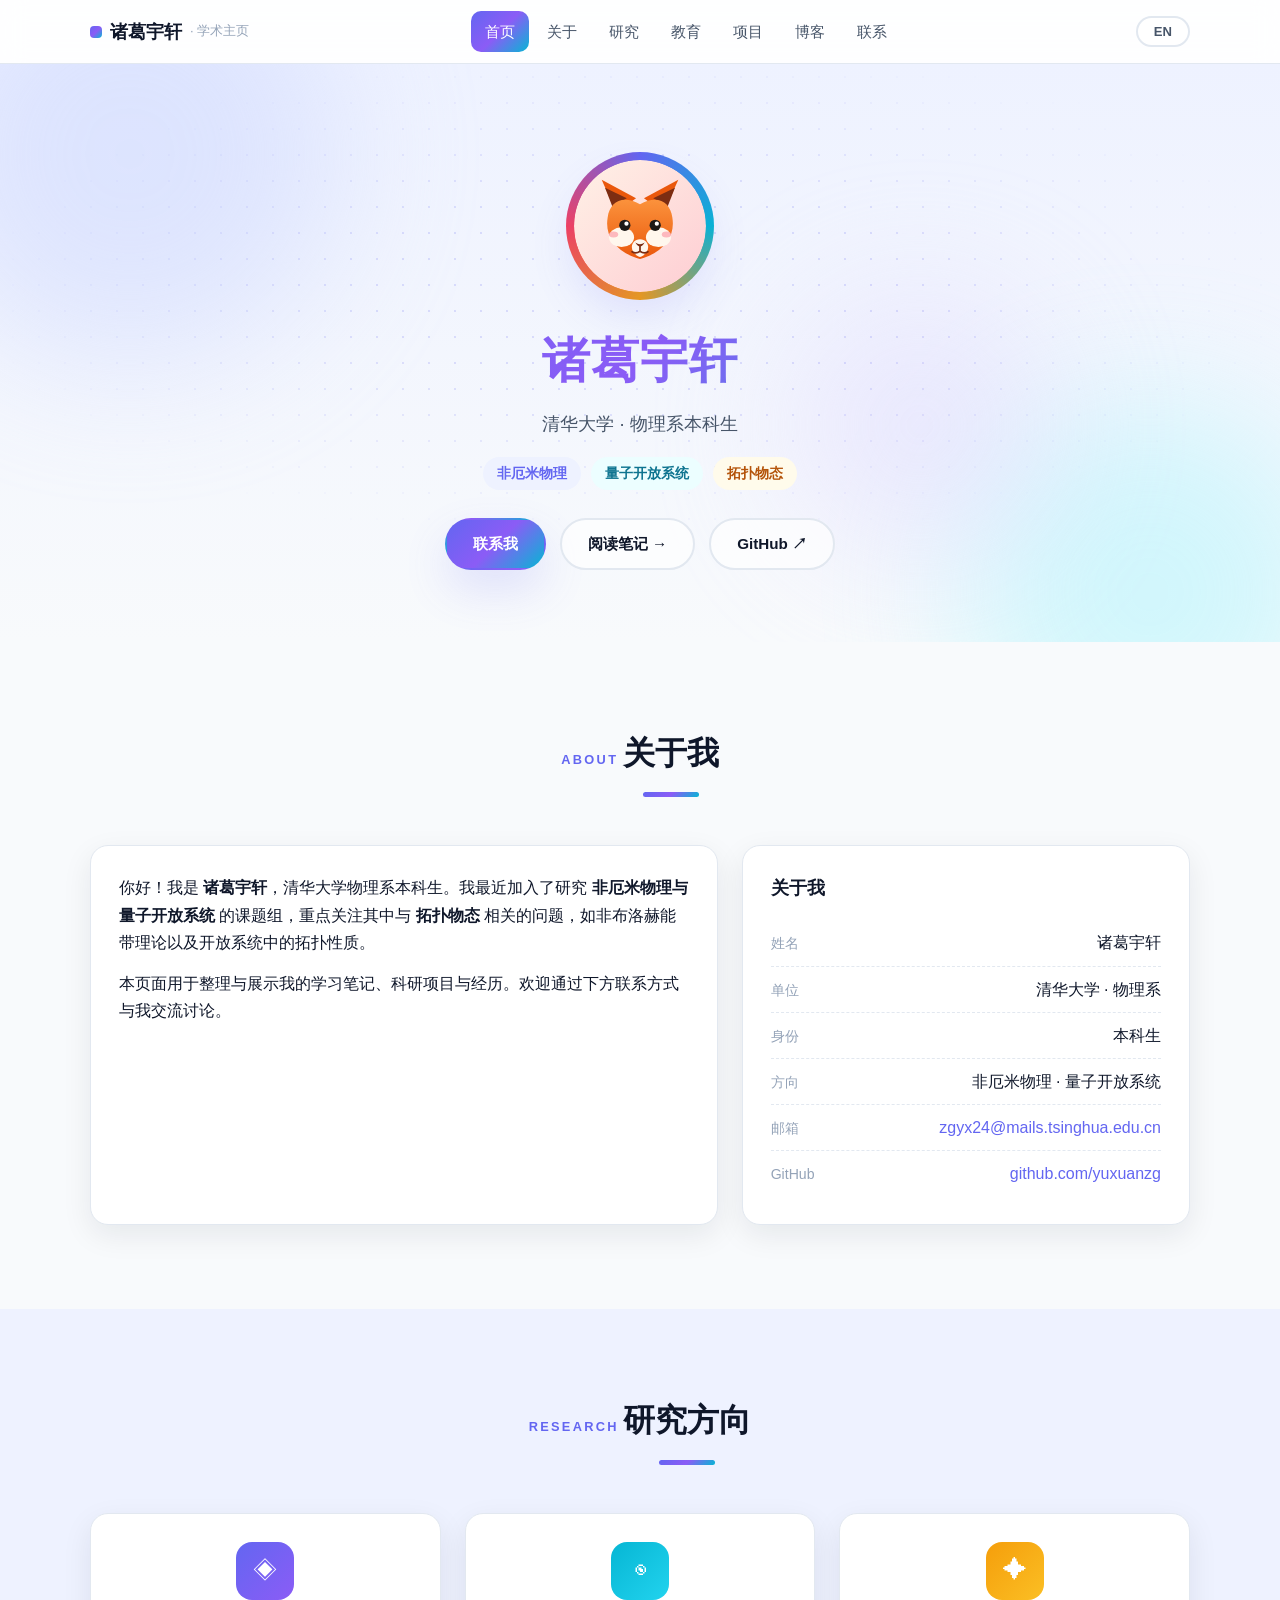
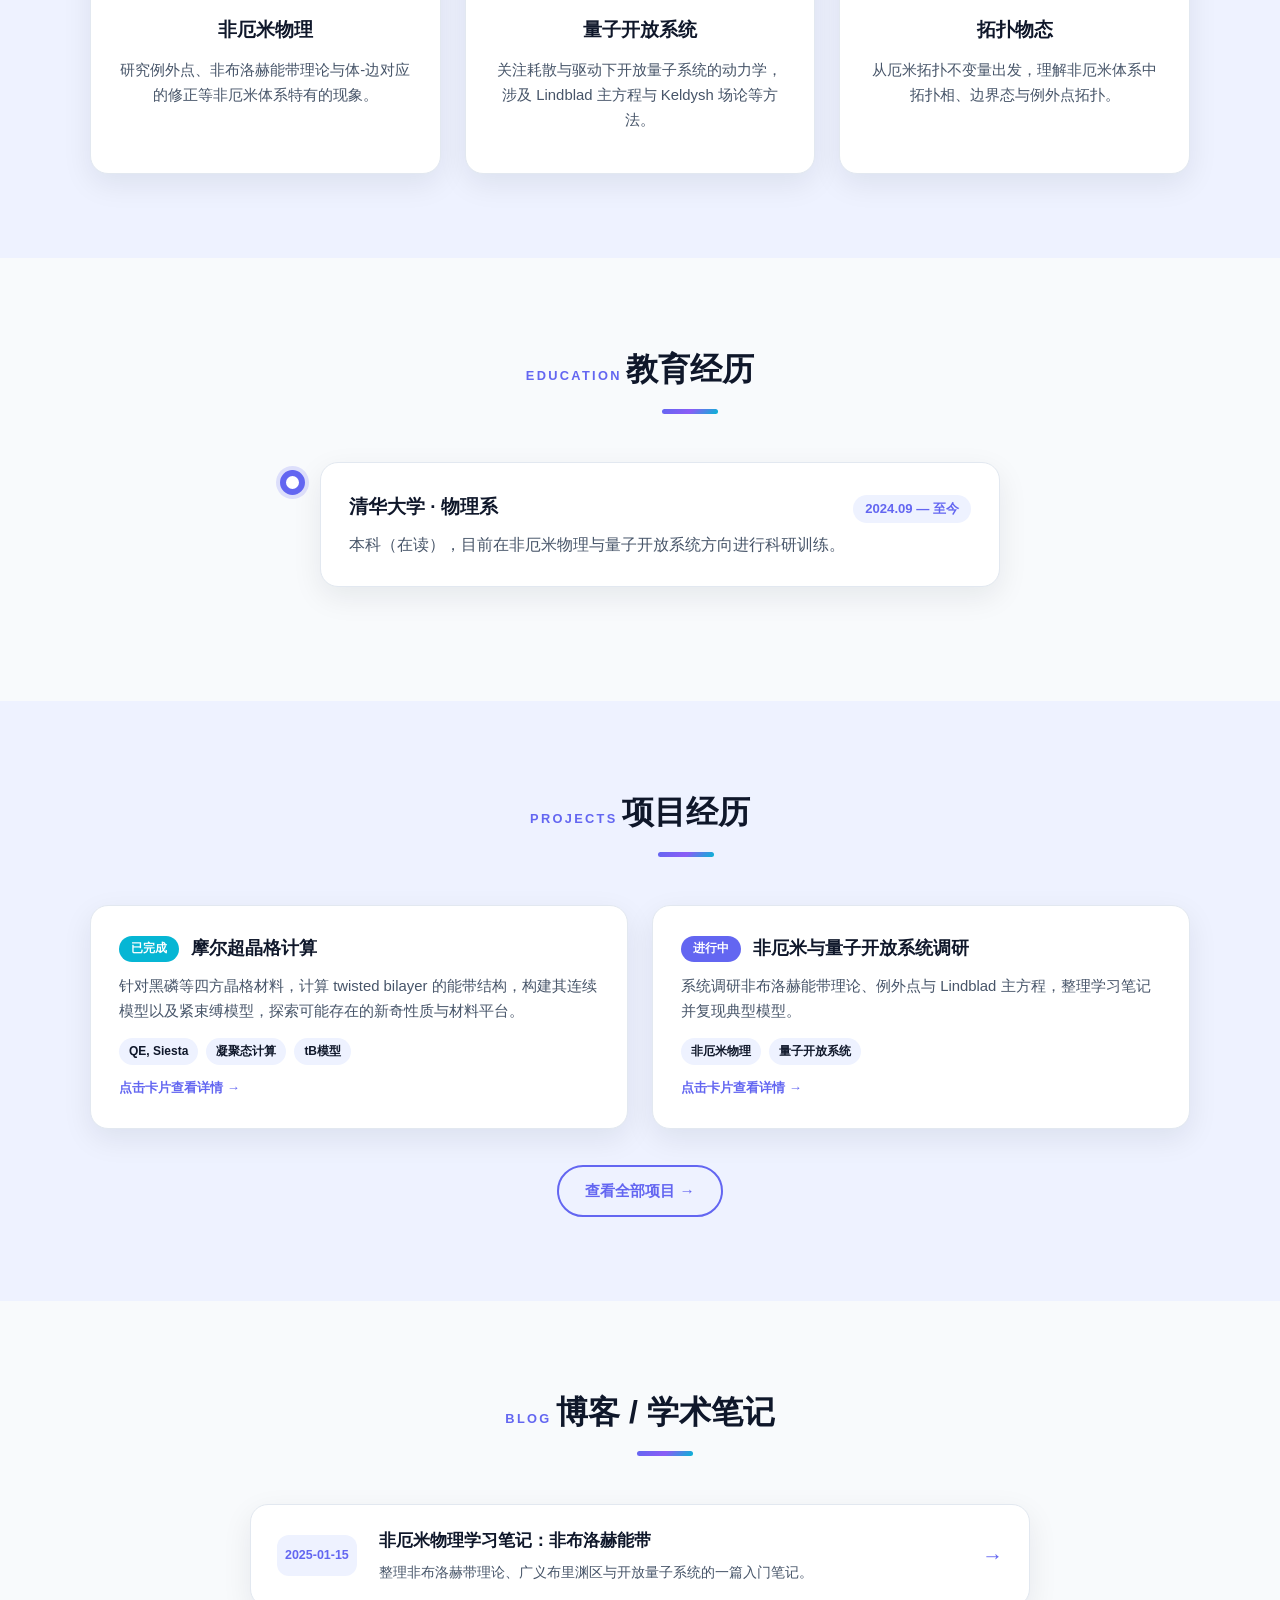
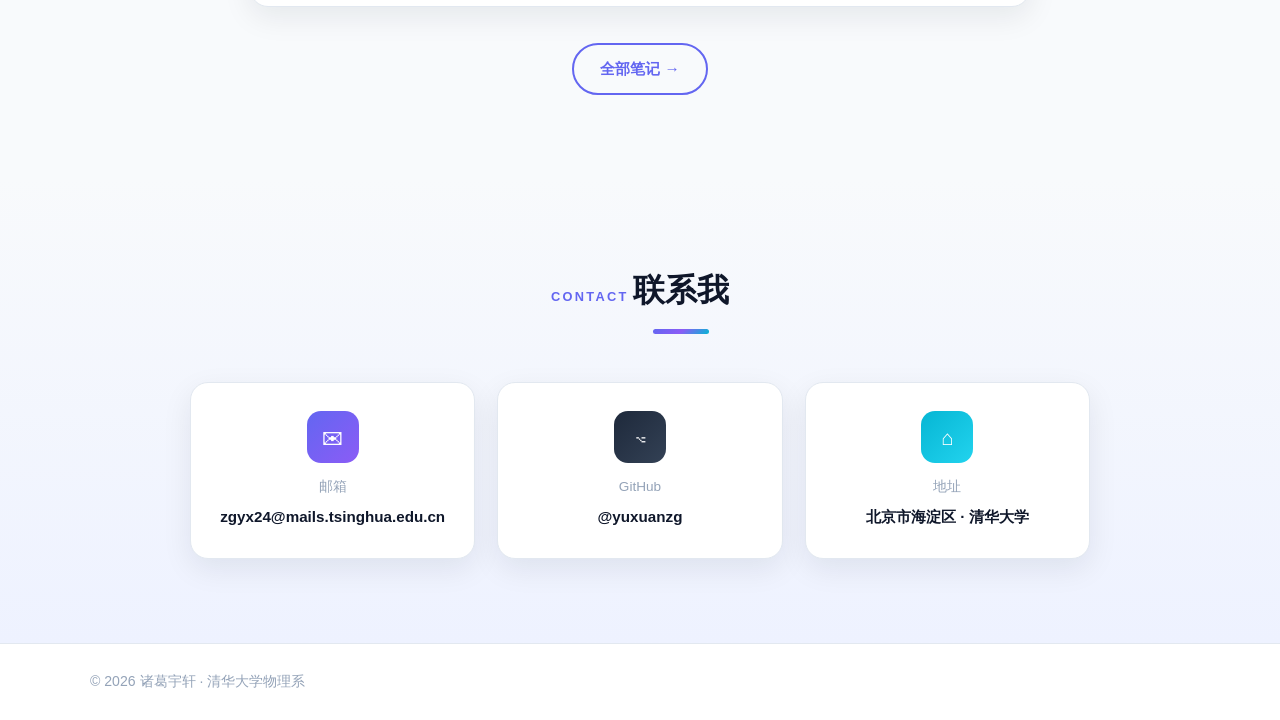
<file: index.html>
<!DOCTYPE html>
<html lang="zh-CN">
<head>
  <meta charset="UTF-8" />
  <meta name="viewport" content="width=device-width, initial-scale=1.0" />
  <title>诸葛宇轩 · 学术主页 | 清华大学物理系</title>
  <script>document.documentElement.classList.add("js");</script>
  <meta name="description" content="诸葛宇轩的个人学术主页 —— 清华大学物理系本科生，研究方向：非厄米物理、量子开放系统与拓扑物态。" />
  <link rel="icon" type="image/svg+xml" href="assets/favicon.svg" />
  <link rel="stylesheet" href="css/style.css" />
</head>
<body data-page="home">

  <header class="navbar" id="navbar">
    <div class="container nav-inner">
      <a class="brand" href="index.html">
        <span class="brand-dot"></span>诸葛宇轩<span class="brand-sub">· 学术主页</span>
      </a>
      <nav class="nav-links" id="navLinks">
        <a href="#home" class="nav-link" data-i18n="nav_home">首页</a>
        <a href="#about" class="nav-link" data-i18n="nav_about">关于</a>
        <a href="#research" class="nav-link" data-i18n="nav_research">研究</a>
        <a href="#education" class="nav-link" data-i18n="nav_education">教育</a>
        <a href="#projects" class="nav-link" data-i18n="nav_projects">项目</a>
        <a href="#blog" class="nav-link" data-i18n="nav_blog">博客</a>
        <a href="#contact" class="nav-link" data-i18n="nav_contact">联系</a>
      </nav>
      <button class="lang-toggle" id="langToggle" aria-label="Switch language">EN</button>
      <button class="nav-toggle" id="navToggle" aria-label="打开菜单">
        <span></span><span></span><span></span>
      </button>
    </div>
  </header>

  <main>
    <!-- ======= Hero ======= -->
    <section id="home" class="hero">
      <div class="hero-bg" aria-hidden="true">
        <span class="blob blob-1"></span>
        <span class="blob blob-2"></span>
        <span class="blob blob-3"></span>
        <div class="dot-grid"></div>
      </div>
      <div class="container hero-inner">
        <div class="avatar-wrap reveal">
          <img class="avatar" src="assets/avatar.svg" alt="诸葛宇轩 的头像" />
          <span class="avatar-ring"></span>
        </div>
        <h1 class="hero-name reveal" data-i18n="hero_name">诸葛宇轩</h1>
        <p class="hero-sub reveal" data-i18n="hero_sub">清华大学 · 物理系本科生</p>
        <p class="hero-tag reveal">
          <span class="chip chip-indigo" data-i18n="chip1">非厄米物理</span>
          <span class="chip chip-cyan" data-i18n="chip2">量子开放系统</span>
          <span class="chip chip-amber" data-i18n="chip3">拓扑物态</span>
        </p>
        <div class="hero-actions reveal">
          <a class="btn btn-primary" href="#contact" data-i18n="hero_cta_contact">联系我</a>
          <a class="btn btn-ghost" href="blog/index.html" data-i18n="hero_cta_notes">阅读笔记 →</a>
          <a class="btn btn-ghost" href="https://github.com/yuxuanzg" target="_blank" rel="noopener" data-i18n="hero_cta_github">GitHub ↗</a>
        </div>
      </div>
    </section>

    <!-- ======= 关于 ======= -->
    <section id="about" class="section">
      <div class="container">
        <div class="section-head reveal">
          <span class="section-overline">About</span>
          <h2 class="section-title" data-i18n="sec_about">关于我</h2>
        </div>
        <div class="about-grid">
          <div class="card about-card reveal">
            <p class="about-text" data-i18n="about_p1">你好！我是 <strong>诸葛宇轩</strong>，清华大学物理系本科生。我最近加入了研究 <strong>非厄米物理与量子开放系统</strong> 的课题组，重点关注其中与 <strong>拓扑物态</strong> 相关的问题，如非布洛赫能带理论以及开放系统中的拓扑性质。</p>
            <p class="about-text" data-i18n="about_p2">本页面用于整理与展示我的学习笔记、科研项目与经历。欢迎通过下方联系方式与我交流讨论。</p>
          </div>
          <div class="card info-card reveal">
            <h3 class="info-title" data-i18n="sec_about">关于我</h3>
            <ul class="info-list">
              <li><span class="info-key" data-i18n="info_name">姓名</span><span data-i18n="val_name">诸葛宇轩</span></li>
              <li><span class="info-key" data-i18n="info_unit">单位</span><span data-i18n="val_unit">清华大学 · 物理系</span></li>
              <li><span class="info-key" data-i18n="info_role">身份</span><span data-i18n="val_role">本科生</span></li>
              <li><span class="info-key" data-i18n="info_field">方向</span><span data-i18n="val_field">非厄米物理 · 量子开放系统</span></li>
              <li><span class="info-key" data-i18n="info_email">邮箱</span><a href="mailto:zgyx24@mails.tsinghua.edu.cn">zgyx24@mails.tsinghua.edu.cn</a></li>
              <li><span class="info-key" data-i18n="info_github">GitHub</span><a href="https://github.com/yuxuanzg" target="_blank" rel="noopener">github.com/yuxuanzg</a></li>
            </ul>
          </div>
        </div>
      </div>
    </section>

    <!-- ======= 研究方向 ======= -->
    <section id="research" class="section section-alt">
      <div class="container">
        <div class="section-head reveal">
          <span class="section-overline">Research</span>
          <h2 class="section-title" data-i18n="sec_research">研究方向</h2>
        </div>
        <div class="card-grid cols-3">
          <div class="card topic-card reveal">
            <div class="topic-icon icon-indigo">◈</div>
            <h3 data-i18n="topic1">非厄米物理</h3>
            <p data-i18n="topic1d">研究例外点、非布洛赫能带理论与体-边对应的修正等非厄米体系特有的现象。</p>
          </div>
          <div class="card topic-card reveal">
            <div class="topic-icon icon-cyan">◉</div>
            <h3 data-i18n="topic2">量子开放系统</h3>
            <p data-i18n="topic2d">关注耗散与驱动下开放量子系统的动力学，涉及 Lindblad 主方程与 Keldysh 场论等方法。</p>
          </div>
          <div class="card topic-card reveal">
            <div class="topic-icon icon-amber">✦</div>
            <h3 data-i18n="topic3">拓扑物态</h3>
            <p data-i18n="topic3d">从厄米拓扑不变量出发，理解非厄米体系中拓扑相、边界态与例外点拓扑。</p>
          </div>
        </div>
      </div>
    </section>

    <!-- ======= 教育经历 ======= -->
    <section id="education" class="section">
      <div class="container">
        <div class="section-head reveal">
          <span class="section-overline">Education</span>
          <h2 class="section-title" data-i18n="sec_education">教育经历</h2>
        </div>
        <div class="timeline reveal">
          <div class="timeline-item">
            <div class="timeline-dot"></div>
            <div class="card timeline-card">
              <div class="timeline-head">
                <h3 data-i18n="edu_name">清华大学 · 物理系</h3>
                <span class="timeline-date" data-i18n="edu_date">2024.09 — 至今</span>
              </div>
              <p class="timeline-desc" data-i18n="edu_desc">本科（在读），目前在非厄米物理与量子开放系统方向进行科研训练。</p>
            </div>
          </div>
        </div>
      </div>
    </section>

    <!-- ======= 项目经历（自动抓取前 2 条） ======= -->
    <section id="projects" class="section section-alt">
      <div class="container">
        <div class="section-head reveal">
          <span class="section-overline">Projects</span>
          <h2 class="section-title" data-i18n="sec_projects">项目经历</h2>
        </div>
        <div class="card-grid cols-2" id="projList"></div>
        <div class="center-btn reveal">
          <a class="btn btn-outline" href="projects.html" data-i18n="proj_more">查看全部项目 →</a>
        </div>
      </div>
    </section>

    <!-- ======= 博客（自动抓取前 3 条） ======= -->
    <section id="blog" class="section">
      <div class="container">
        <div class="section-head reveal">
          <span class="section-overline">Blog</span>
          <h2 class="section-title" data-i18n="sec_blog">博客 / 学术笔记</h2>
        </div>
        <div class="post-list" id="postList"></div>
        <div class="center-btn reveal">
          <a class="btn btn-outline" href="blog/index.html" data-i18n="blog_more">全部笔记 →</a>
        </div>
      </div>
    </section>

    <!-- ======= 联系方式 ======= -->
    <section id="contact" class="section section-contact">
      <div class="container">
        <div class="section-head reveal">
          <span class="section-overline">Contact</span>
          <h2 class="section-title" data-i18n="sec_contact">联系我</h2>
        </div>
        <div class="contact-grid reveal">
          <a class="card contact-card" href="mailto:zgyx24@mails.tsinghua.edu.cn">
            <span class="contact-icon icon-indigo">✉</span>
            <span class="contact-label" data-i18n="contact_email">邮箱</span>
            <span class="contact-value">zgyx24@mails.tsinghua.edu.cn</span>
          </a>
          <a class="card contact-card" href="https://github.com/yuxuanzg" target="_blank" rel="noopener">
            <span class="contact-icon icon-dark">⌥</span>
            <span class="contact-label" data-i18n="contact_github">GitHub</span>
            <span class="contact-value">@yuxuanzg</span>
          </a>
          <div class="card contact-card">
            <span class="contact-icon icon-cyan">⌂</span>
            <span class="contact-label" data-i18n="contact_addr">地址</span>
            <span class="contact-value" data-i18n="val_addr">北京市海淀区 · 清华大学</span>
          </div>
        </div>
      </div>
    </section>
  </main>

  <footer class="footer">
    <div class="container footer-inner">
      <p data-i18n="footer_line">© 诸葛宇轩 · 清华大学物理系</p>
    </div>
  </footer>

  <!-- 项目详情弹窗 -->
  <div class="modal-overlay" id="modalOverlay" aria-hidden="true">
    <div class="modal" role="dialog" aria-modal="true">
      <button class="modal-close" id="modalClose" aria-label="Close">×</button>
      <h3 class="modal-title" id="modalTitle"></h3>
      <p class="modal-status" id="modalStatus"></p>
      <div class="modal-body" id="modalBody"></div>
      <div class="modal-tags" id="modalTags"></div>
    </div>
  </div>

  <button class="back-top" id="backTop" aria-label="回到顶部">↑</button>

  <script src="js/main.js"></script>
</body>
</html>
</file>
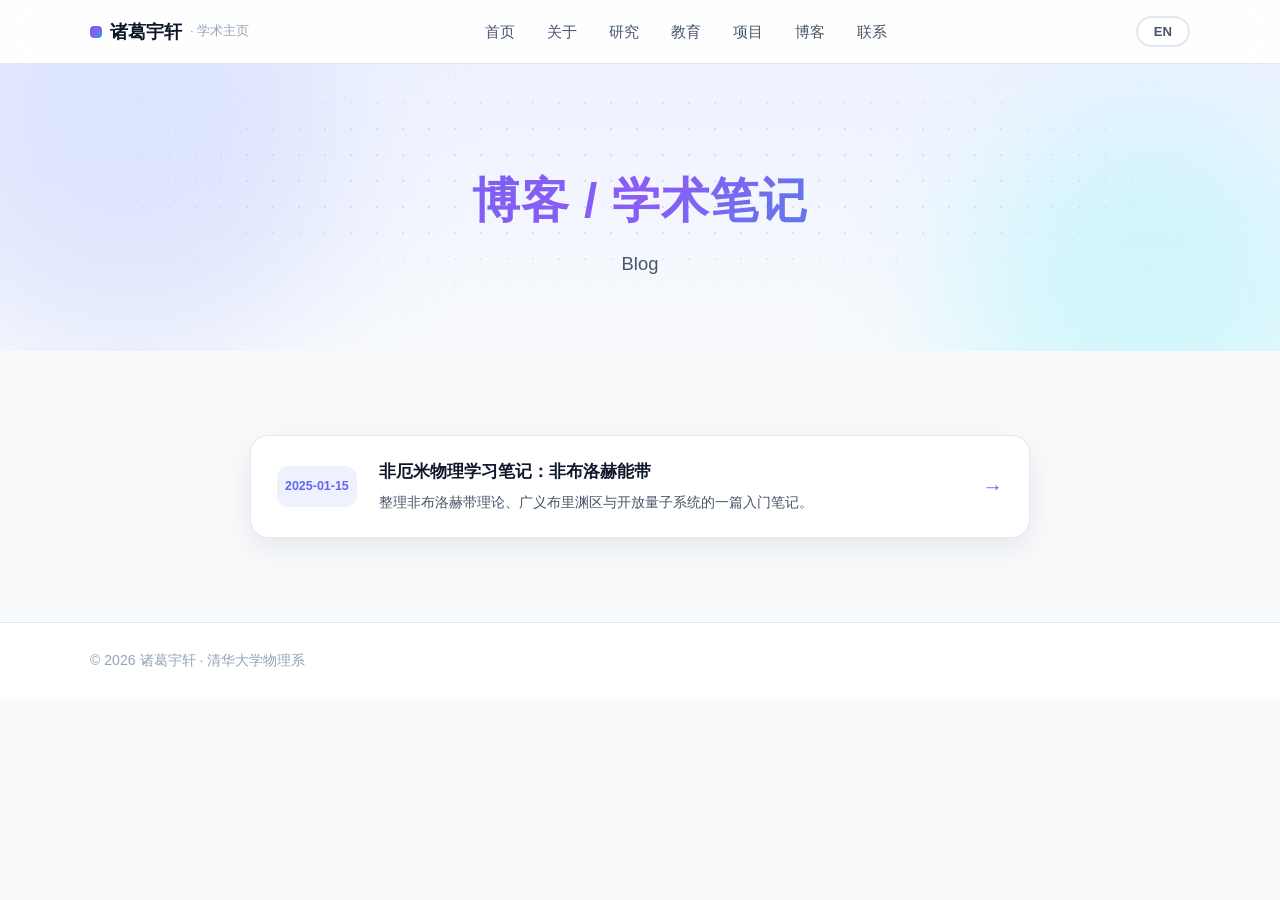
<file: blog/index.html>
<!DOCTYPE html>
<html lang="zh-CN">
<head>
  <meta charset="UTF-8" />
  <meta name="viewport" content="width=device-width, initial-scale=1.0" />
  <title>博客 / 学术笔记 · 诸葛宇轩</title>
  <script>document.documentElement.classList.add("js");</script>
  <meta name="description" content="诸葛宇轩 的博客与学术笔记。" />
  <link rel="icon" type="image/svg+xml" href="../assets/favicon.svg" />
  <link rel="stylesheet" href="../css/style.css" />
</head>
<body data-page="blog" data-root="../">

  <header class="navbar" id="navbar">
    <div class="container nav-inner">
      <a class="brand" href="../index.html">
        <span class="brand-dot"></span>诸葛宇轩<span class="brand-sub">· 学术主页</span>
      </a>
      <nav class="nav-links" id="navLinks">
        <a href="../index.html#home" class="nav-link" data-i18n="nav_home">首页</a>
        <a href="../index.html#about" class="nav-link" data-i18n="nav_about">关于</a>
        <a href="../index.html#research" class="nav-link" data-i18n="nav_research">研究</a>
        <a href="../index.html#education" class="nav-link" data-i18n="nav_education">教育</a>
        <a href="../projects.html" class="nav-link" data-i18n="nav_projects">项目</a>
        <a href="index.html" class="nav-link" data-i18n="nav_blog">博客</a>
        <a href="../index.html#contact" class="nav-link" data-i18n="nav_contact">联系</a>
      </nav>
      <button class="lang-toggle" id="langToggle" aria-label="Switch language">EN</button>
      <button class="nav-toggle" id="navToggle" aria-label="打开菜单">
        <span></span><span></span><span></span>
      </button>
    </div>
  </header>

  <main>
    <section class="hero hero-page">
      <div class="hero-bg" aria-hidden="true">
        <span class="blob blob-1"></span>
        <span class="blob blob-2"></span>
        <div class="dot-grid"></div>
      </div>
      <div class="container hero-inner">
        <h1 class="hero-name" data-i18n="sec_blog">博客 / 学术笔记</h1>
        <p class="hero-sub">Blog</p>
      </div>
    </section>

    <section class="section">
      <div class="container">
        <div class="post-list" id="postList"></div>
      </div>
    </section>
  </main>

  <footer class="footer">
    <div class="container footer-inner">
      <p data-i18n="footer_line">© 诸葛宇轩 · 清华大学物理系</p>
    </div>
  </footer>

  <button class="back-top" id="backTop" aria-label="回到顶部">↑</button>

  <script src="../js/main.js"></script>
</body>
</html>
</file>
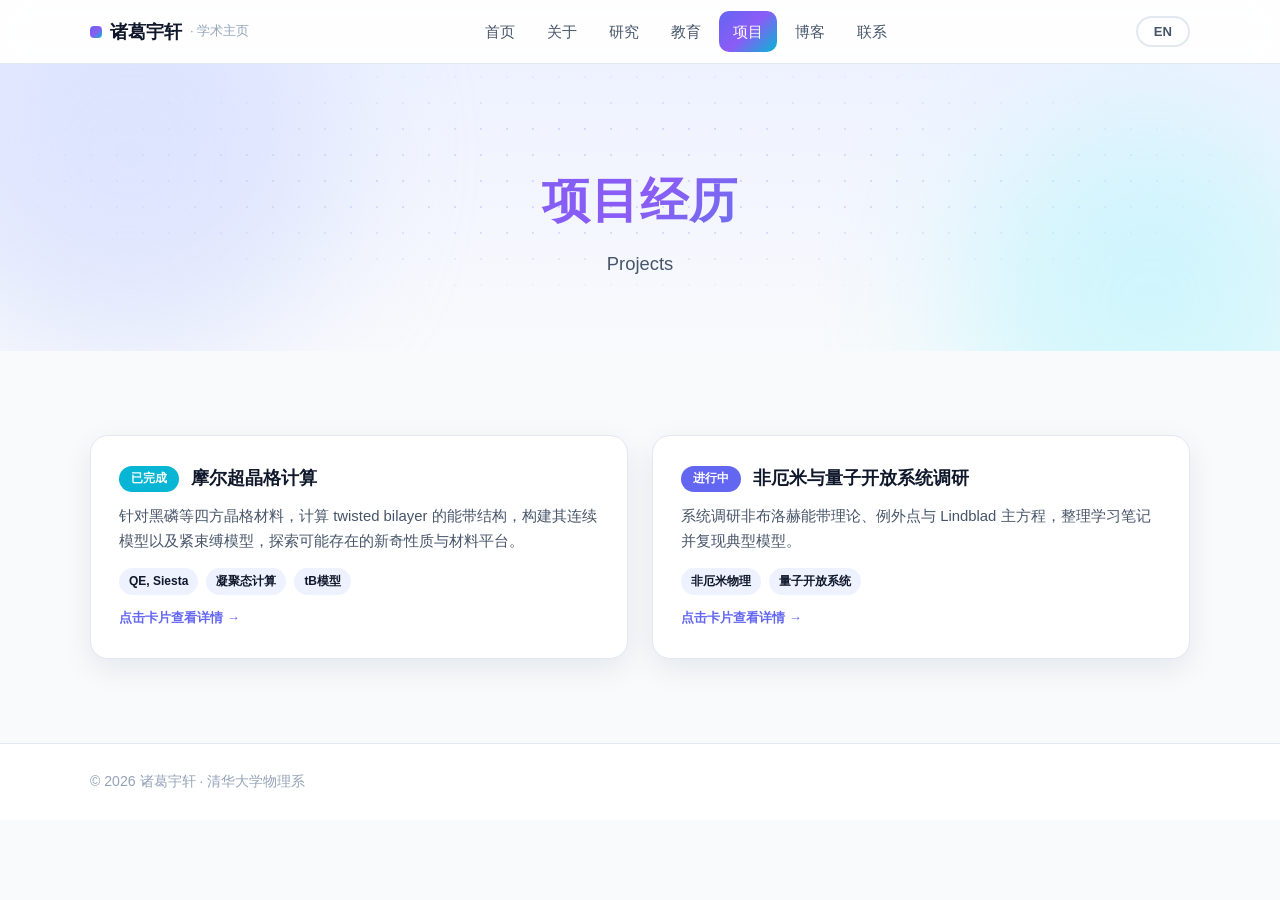
<file: projects.html>
<!DOCTYPE html>
<html lang="zh-CN">
<head>
  <meta charset="UTF-8" />
  <meta name="viewport" content="width=device-width, initial-scale=1.0" />
  <title>项目经历 · 诸葛宇轩</title>
  <script>document.documentElement.classList.add("js");</script>
  <meta name="description" content="诸葛宇轩 的项目经历展示。" />
  <link rel="icon" type="image/svg+xml" href="assets/favicon.svg" />
  <link rel="stylesheet" href="css/style.css" />
</head>
<body data-page="projects">

  <header class="navbar" id="navbar">
    <div class="container nav-inner">
      <a class="brand" href="index.html">
        <span class="brand-dot"></span>诸葛宇轩<span class="brand-sub">· 学术主页</span>
      </a>
      <nav class="nav-links" id="navLinks">
        <a href="index.html#home" class="nav-link" data-i18n="nav_home">首页</a>
        <a href="index.html#about" class="nav-link" data-i18n="nav_about">关于</a>
        <a href="index.html#research" class="nav-link" data-i18n="nav_research">研究</a>
        <a href="index.html#education" class="nav-link" data-i18n="nav_education">教育</a>
        <a href="projects.html" class="nav-link" data-i18n="nav_projects">项目</a>
        <a href="blog/index.html" class="nav-link" data-i18n="nav_blog">博客</a>
        <a href="index.html#contact" class="nav-link" data-i18n="nav_contact">联系</a>
      </nav>
      <button class="lang-toggle" id="langToggle" aria-label="Switch language">EN</button>
      <button class="nav-toggle" id="navToggle" aria-label="打开菜单">
        <span></span><span></span><span></span>
      </button>
    </div>
  </header>

  <main>
    <section class="hero hero-page">
      <div class="hero-bg" aria-hidden="true">
        <span class="blob blob-1"></span>
        <span class="blob blob-2"></span>
        <div class="dot-grid"></div>
      </div>
      <div class="container hero-inner">
        <h1 class="hero-name" data-i18n="sec_projects">项目经历</h1>
        <p class="hero-sub">Projects</p>
      </div>
    </section>

    <section class="section">
      <div class="container">
        <div class="card-grid cols-2" id="projList"></div>
      </div>
    </section>
  </main>

  <footer class="footer">
    <div class="container footer-inner">
      <p data-i18n="footer_line">© 诸葛宇轩 · 清华大学物理系</p>
    </div>
  </footer>

  <!-- 项目详情弹窗 -->
  <div class="modal-overlay" id="modalOverlay" aria-hidden="true">
    <div class="modal" role="dialog" aria-modal="true">
      <button class="modal-close" id="modalClose" aria-label="Close">×</button>
      <h3 class="modal-title" id="modalTitle"></h3>
      <p class="modal-status" id="modalStatus"></p>
      <div class="modal-body" id="modalBody"></div>
      <div class="modal-tags" id="modalTags"></div>
    </div>
  </div>

  <button class="back-top" id="backTop" aria-label="回到顶部">↑</button>

  <script src="js/main.js"></script>
</body>
</html>
</file>
<file: css/style.css>
/* ==========================================================
   诸葛宇轩 学术主页 · 彩色现代风
   ========================================================== */

:root {
  --primary: #6366f1;
  --primary-2: #8b5cf6;
  --violet: #8b5cf6;
  --cyan: #06b6d4;
  --amber: #f59e0b;
  --rose: #f43f5e;
  --emerald: #10b981;
  --bg: #f8fafc;
  --bg-alt: #eef2ff;
  --card: #ffffff;
  --text: #0f172a;
  --text-2: #475569;
  --text-3: #94a3b8;
  --border: #e2e8f0;
  --shadow: 0 10px 30px rgba(15, 23, 42, 0.08);
  --shadow-lg: 0 20px 45px rgba(99, 102, 241, 0.16);
  --radius: 18px;
  --grad: linear-gradient(135deg, #6366f1 0%, #8b5cf6 50%, #06b6d4 100%);
  --nav-h: 64px;
  --font: "Inter", -apple-system, BlinkMacSystemFont, "Segoe UI", "PingFang SC",
    "Hiragino Sans GB", "Microsoft YaHei", "Noto Sans SC", sans-serif;
}

* { margin: 0; padding: 0; box-sizing: border-box; }

html { scroll-behavior: smooth; }

body {
  font-family: var(--font);
  background: var(--bg);
  color: var(--text);
  line-height: 1.7;
  -webkit-font-smoothing: antialiased;
}

a { color: var(--primary); text-decoration: none; transition: color .2s; }
a:hover { color: var(--primary-2); }

img { max-width: 100%; display: block; }

.container { width: min(1100px, 92%); margin: 0 auto; }

.muted { color: var(--text-3); font-size: .85rem; }

/* ---------- 导航 ---------- */
.navbar {
  position: sticky; top: 0; z-index: 100;
  height: var(--nav-h);
  background: rgba(255, 255, 255, 0.82);
  backdrop-filter: blur(12px);
  -webkit-backdrop-filter: blur(12px);
  border-bottom: 1px solid var(--border);
}

.nav-inner {
  height: 100%;
  display: flex; align-items: center; justify-content: space-between;
}

.brand {
  display: flex; align-items: center; gap: 8px;
  font-weight: 800; font-size: 1.15rem; color: var(--text);
}

.brand-dot {
  width: 12px; height: 12px; border-radius: 4px;
  background: var(--grad);
  display: inline-block;
}

.brand-sub { font-size: .82rem; color: var(--text-3); font-weight: 500; }

.nav-links { display: flex; gap: 4px; }

.nav-link {
  padding: 8px 14px; border-radius: 10px;
  color: var(--text-2); font-size: .95rem; font-weight: 500;
}

.nav-link:hover { background: var(--bg-alt); color: var(--primary); }
.nav-link.active { background: var(--grad); color: #fff; }

.nav-toggle {
  display: none; flex-direction: column; gap: 5px;
  background: none; border: none; cursor: pointer; padding: 8px;
}
.nav-toggle span {
  width: 22px; height: 2px; background: var(--text); border-radius: 2px;
  transition: .3s;
}

/* ---------- Hero ---------- */
.hero {
  position: relative;
  padding: 96px 0 72px;
  text-align: center;
  overflow: hidden;
  background: linear-gradient(180deg, #eef2ff 0%, #f8fafc 100%);
}

.hero-bg { position: absolute; inset: 0; pointer-events: none; }

.blob {
  position: absolute; border-radius: 50%;
  filter: blur(70px); opacity: .45; animation: float 14s ease-in-out infinite;
}
.blob-1 { width: 420px; height: 420px; background: #c7d2fe; top: -120px; left: -80px; }
.blob-2 { width: 380px; height: 380px; background: #a5f3fc; bottom: -140px; right: -60px; animation-delay: -5s; }
.blob-3 { width: 260px; height: 260px; background: #ddd6fe; top: 40%; right: 18%; animation-delay: -9s; }

.dot-grid {
  position: absolute; inset: 0;
  background-image: radial-gradient(rgba(99, 102, 241, .18) 1.2px, transparent 1.2px);
  background-size: 26px 26px;
  mask-image: radial-gradient(ellipse 70% 60% at 50% 40%, #000 30%, transparent 75%);
  -webkit-mask-image: radial-gradient(ellipse 70% 60% at 50% 40%, #000 30%, transparent 75%);
}

@keyframes float {
  0%, 100% { transform: translate(0, 0) scale(1); }
  50% { transform: translate(24px, -18px) scale(1.06); }
}

.hero-inner { position: relative; z-index: 1; }

.avatar-wrap { position: relative; display: inline-block; margin-bottom: 20px; }

.avatar {
  width: 132px; height: 132px; border-radius: 50%;
  object-fit: cover; position: relative; z-index: 1;
  box-shadow: var(--shadow-lg);
}

.avatar-ring {
  position: absolute; inset: -8px; border-radius: 50%;
  background: conic-gradient(#6366f1, #06b6d4, #f59e0b, #f43f5e, #6366f1);
  animation: spin 8s linear infinite;
  z-index: 0;
}

@keyframes spin { to { transform: rotate(360deg); } }

.hero-name {
  font-size: 3rem; font-weight: 800; letter-spacing: .02em;
  background: var(--grad);
  -webkit-background-clip: text; background-clip: text; color: transparent;
}

.hero-sub { color: var(--text-2); font-size: 1.15rem; margin-top: 6px; }

.hero-sub-en {
  display: inline-block; margin-top: 4px;
  font-size: .92rem; color: var(--text-3); font-weight: 500;
}
.hero-tag { margin-top: 18px; display: flex; gap: 10px; justify-content: center; flex-wrap: wrap; }
.hero-actions { margin-top: 28px; display: flex; gap: 14px; justify-content: center; flex-wrap: wrap; }

/* ---------- 按钮 ---------- */
.btn {
  display: inline-block; padding: 11px 26px; border-radius: 999px;
  font-weight: 600; font-size: .95rem; cursor: pointer;
  border: 2px solid transparent; transition: all .25s;
}

.btn-primary { background: var(--grad); color: #fff; box-shadow: var(--shadow-lg); }
.btn-primary:hover { transform: translateY(-2px); box-shadow: 0 24px 50px rgba(99, 102, 241, .3); color: #fff; }

.btn-ghost { background: rgba(255,255,255,.7); border-color: var(--border); color: var(--text); }
.btn-ghost:hover { border-color: var(--primary); color: var(--primary); transform: translateY(-2px); }

.btn-outline { border-color: var(--primary); color: var(--primary); background: transparent; }
.btn-outline:hover { background: var(--primary); color: #fff; transform: translateY(-2px); }

/* ---------- 通用区块 ---------- */
.section { padding: 84px 0; }
.section-alt { background: var(--bg-alt); }

.section-head { text-align: center; margin-bottom: 48px; }

.section-overline {
  display: inline-block; font-size: .8rem; font-weight: 700; letter-spacing: .18em;
  text-transform: uppercase; color: var(--primary); margin-bottom: 8px;
}

.section-title { font-size: 2rem; font-weight: 800; position: relative; display: inline-block; }
.section-title::after {
  content: ""; display: block; width: 56px; height: 5px;
  background: var(--grad); border-radius: 99px; margin: 12px auto 0;
}

/* ---------- 卡片 ---------- */
.card {
  background: var(--card); border: 1px solid var(--border);
  border-radius: var(--radius); box-shadow: var(--shadow);
  padding: 28px; transition: transform .25s, box-shadow .25s;
}

.card:hover { transform: translateY(-5px); box-shadow: var(--shadow-lg); }

.card-grid { display: grid; gap: 24px; }
.cols-2 { grid-template-columns: repeat(2, 1fr); }
.cols-3 { grid-template-columns: repeat(3, 1fr); }

/* ---------- 关于 ---------- */
.about-grid { display: grid; grid-template-columns: 1.4fr 1fr; gap: 24px; }

.about-text { margin-bottom: 14px; }
.about-note { color: var(--text-3); font-size: .82rem; }

.info-title { margin-bottom: 16px; font-size: 1.1rem; }

.info-list { list-style: none; }
.info-list li {
  display: flex; justify-content: space-between; align-items: baseline;
  padding: 9px 0; border-bottom: 1px dashed var(--border); gap: 16px;
}
.info-list li:last-child { border-bottom: none; }
.info-key { color: var(--text-3); font-size: .88rem; white-space: nowrap; }

/* ---------- 研究方向 ---------- */
.topic-card { text-align: center; }
.topic-card p { color: var(--text-2); font-size: .93rem; margin: 12px 0; }

.topic-icon {
  width: 58px; height: 58px; margin: 0 auto 14px;
  display: grid; place-items: center; border-radius: 16px;
  font-size: 1.5rem; color: #fff;
}

.icon-indigo { background: linear-gradient(135deg, #6366f1, #8b5cf6); }
.icon-cyan { background: linear-gradient(135deg, #06b6d4, #22d3ee); }
.icon-amber { background: linear-gradient(135deg, #f59e0b, #fbbf24); }
.icon-dark { background: linear-gradient(135deg, #1e293b, #334155); }

.tag {
  display: inline-block; font-size: .72rem; color: var(--text-3);
  border: 1px dashed var(--border); border-radius: 99px; padding: 2px 10px;
}

/* ---------- 时间线 ---------- */
.timeline { max-width: 720px; margin: 0 auto; }

.timeline-item { position: relative; padding-left: 40px; padding-bottom: 30px; }

.timeline-item::before {
  content: ""; position: absolute; left: 11px; top: 8px; bottom: 0;
  width: 3px; border-radius: 99px; background: linear-gradient(#6366f1, #06b6d4);
}

.timeline-item:last-child::before { bottom: auto; height: 24px; }

.timeline-dot {
  position: absolute; left: 0; top: 8px;
  width: 25px; height: 25px; border-radius: 50%;
  background: #fff; border: 6px solid var(--primary);
  box-shadow: 0 0 0 4px rgba(99, 102, 241, .18);
}

.timeline-head { display: flex; justify-content: space-between; align-items: baseline; gap: 12px; flex-wrap: wrap; }

.timeline-date {
  font-size: .82rem; font-weight: 600; color: var(--primary);
  background: var(--bg-alt); padding: 3px 12px; border-radius: 99px;
}

.timeline-desc { color: var(--text-2); margin-top: 8px; }

/* ---------- 项目 ---------- */
.project-card .project-top { display: flex; align-items: center; gap: 12px; margin-bottom: 10px; }
.project-card h3 { font-size: 1.1rem; }
.project-card p { color: var(--text-2); font-size: .93rem; }

.project-badge {
  font-size: .72rem; font-weight: 700; color: #fff;
  padding: 3px 12px; border-radius: 99px; white-space: nowrap;
}
.badge-indigo { background: var(--primary); }
.badge-cyan { background: var(--cyan); }
.badge-amber { background: var(--amber); }

.project-meta { margin-top: 14px; display: flex; gap: 8px; flex-wrap: wrap; }

.chip {
  display: inline-block; padding: 5px 14px; border-radius: 99px;
  font-size: .85rem; font-weight: 600; background: var(--bg-alt);
}

.chip-sm { font-size: .75rem; padding: 3px 10px; }

.chip-indigo { background: #eef2ff; color: var(--primary); }
.chip-cyan { background: #ecfeff; color: #0e7490; }
.chip-amber { background: #fffbeb; color: #b45309; }

.center-btn { text-align: center; margin-top: 36px; }

/* ---------- 博客列表 ---------- */
.post-list { max-width: 780px; margin: 0 auto; display: flex; flex-direction: column; gap: 18px; }

.post-item {
  display: flex; align-items: center; gap: 22px;
  background: var(--card); border: 1px solid var(--border);
  border-radius: var(--radius); padding: 22px 26px;
  box-shadow: var(--shadow); transition: all .25s;
}

.post-item:hover { transform: translateX(6px); box-shadow: var(--shadow-lg); }

.post-date {
  flex-shrink: 0; text-align: center; color: var(--primary);
  background: var(--bg-alt); border-radius: 12px; padding: 10px 8px;
  font-size: .78rem; font-weight: 700; min-width: 74px;
}

.post-info h3 { font-size: 1.05rem; color: var(--text); margin-bottom: 4px; }
.post-info p { color: var(--text-2); font-size: .9rem; }

.post-arrow { margin-left: auto; font-size: 1.3rem; color: var(--primary); transition: transform .25s; }
.post-item:hover .post-arrow { transform: translateX(4px); }

/* ---------- 联系 ---------- */
.section-contact { background: linear-gradient(180deg, #f8fafc 0%, #eef2ff 100%); }

.contact-grid { display: grid; grid-template-columns: repeat(3, 1fr); gap: 22px; max-width: 900px; margin: 0 auto; }

.contact-card { text-align: center; display: flex; flex-direction: column; align-items: center; gap: 6px; }

.contact-icon {
  width: 52px; height: 52px; border-radius: 14px;
  display: grid; place-items: center; font-size: 1.3rem; color: #fff; margin-bottom: 6px;
}

.contact-label { font-size: .85rem; color: var(--text-3); }
.contact-value { font-weight: 700; font-size: .95rem; color: var(--text); word-break: break-all; }

/* ---------- 页脚 ---------- */
.footer { border-top: 1px solid var(--border); padding: 26px 0; background: #fff; }

.footer-inner {
  display: flex; justify-content: space-between; align-items: center;
  gap: 12px; flex-wrap: wrap; color: var(--text-3); font-size: .88rem;
}

/* ---------- 回到顶部 ---------- */
.back-top {
  position: fixed; right: 26px; bottom: 26px; z-index: 90;
  width: 46px; height: 46px; border-radius: 50%; border: none; cursor: pointer;
  background: var(--grad); color: #fff; font-size: 1.15rem;
  box-shadow: var(--shadow-lg); opacity: 0; visibility: hidden;
  transform: translateY(12px); transition: all .3s;
}

.back-top.show { opacity: 1; visibility: visible; transform: translateY(0); }
.back-top:hover { transform: translateY(-3px); }

/* ---------- 滚动显示动画（仅 JS 可用时启用，JS 失效则全部可见） ---------- */
.js .reveal { opacity: 0; transform: translateY(26px); transition: opacity .7s ease, transform .7s ease; }
.js .reveal.visible { opacity: 1; transform: none; }

/* ---------- 博客文章排版 ---------- */
.article-hero { padding: 64px 0 32px; text-align: center; }

.article-title { font-size: 2rem; font-weight: 800; line-height: 1.4; }

.article-meta { color: var(--text-3); font-size: .9rem; margin-top: 12px; }

.article-body { max-width: 780px; margin: 0 auto; }

.prose { color: var(--text-2); font-size: 1.02rem; }

.prose h2 { color: var(--text); font-size: 1.45rem; margin: 34px 0 14px; padding-left: 14px; border-left: 4px solid var(--primary); }
.prose h3 { color: var(--text); margin: 26px 0 10px; }
.prose p { margin-bottom: 16px; }
.prose ul, .prose ol { margin: 0 0 16px 22px; }
.prose li { margin-bottom: 6px; }
.prose code {
  background: var(--bg-alt); color: var(--primary);
  padding: 2px 8px; border-radius: 6px; font-size: .9em;
}
.prose blockquote {
  border-left: 4px solid var(--cyan); background: #ecfeff;
  padding: 14px 20px; border-radius: 0 12px 12px 0; margin: 18px 0;
  color: var(--text-2);
}
.prose .note-box {
  background: #fffbeb; border: 1px solid #fde68a; color: #92400e;
  border-radius: 12px; padding: 14px 18px; margin: 18px 0; font-size: .92rem;
}

/* ---------- 响应式 ---------- */
@media (max-width: 860px) {
  .cols-2, .cols-3, .about-grid, .contact-grid { grid-template-columns: 1fr; }
  .section { padding: 64px 0; }
  .hero { padding: 72px 0 56px; }
  .hero-name { font-size: 2.3rem; }

  .nav-toggle { display: flex; }
  .nav-links {
    position: fixed; top: var(--nav-h); left: 0; right: 0;
    flex-direction: column; background: #fff; padding: 16px 6vw 24px;
    border-bottom: 1px solid var(--border);
    box-shadow: 0 20px 40px rgba(15,23,42,.1);
    transform: translateY(-140%); transition: transform .3s;
  }
  .nav-links.open { transform: translateY(0); }
  .nav-link { padding: 12px 16px; }

  .post-item { flex-direction: column; align-items: flex-start; gap: 12px; }
  .post-arrow { margin-left: 0; }
  .footer-inner { flex-direction: column; text-align: center; }
}

@media (prefers-reduced-motion: reduce) {
  *, *::before, *::after { animation: none !important; transition: none !important; }
  html { scroll-behavior: auto; }
  .reveal, .js .reveal { opacity: 1; transform: none; }
}

/* ---------- 语言切换按钮 ---------- */
.lang-toggle {
  margin-left: 14px; flex-shrink: 0;
  padding: 6px 16px; border-radius: 999px;
  border: 2px solid var(--border); background: #fff;
  color: var(--text-2); font-weight: 700; font-size: .82rem;
  cursor: pointer; transition: all .25s;
}
.lang-toggle:hover { border-color: var(--primary); color: var(--primary); }

/* ---------- 项目卡片提示与空态 ---------- */
.proj-more {
  display: inline-block; margin-top: 12px;
  font-size: .82rem; font-weight: 600; color: var(--primary);
}
.data-empty { color: var(--text-3); text-align: center; padding: 24px 0; }

/* ---------- 项目详情弹窗 ---------- */
.modal-overlay {
  position: fixed; inset: 0; z-index: 200;
  background: rgba(15, 23, 42, .55);
  backdrop-filter: blur(4px); -webkit-backdrop-filter: blur(4px);
  display: flex; align-items: center; justify-content: center;
  opacity: 0; visibility: hidden; transition: all .3s;
  padding: 20px;
}
.modal-overlay.show { opacity: 1; visibility: visible; }
.modal {
  position: relative; width: min(720px, 100%); max-height: 82vh; overflow-y: auto;
  background: #fff; border-radius: 20px; padding: 34px 34px 28px;
  box-shadow: 0 30px 80px rgba(15, 23, 42, .35);
  transform: translateY(18px); transition: transform .3s;
}
.modal-overlay.show .modal { transform: translateY(0); }
.modal-close {
  position: absolute; top: 14px; right: 16px;
  width: 34px; height: 34px; border-radius: 50%; border: none;
  background: var(--bg-alt); color: var(--text-2); font-size: 1.2rem;
  cursor: pointer; transition: all .2s;
}
.modal-close:hover { background: var(--rose); color: #fff; }
.modal-title {
  font-size: 1.4rem; font-weight: 800; padding-right: 30px;
  background: var(--grad); -webkit-background-clip: text; background-clip: text; color: transparent;
}
.modal-status {
  display: inline-block; margin: 10px 0 14px;
  background: var(--bg-alt); color: var(--primary);
  font-size: .78rem; font-weight: 700; padding: 3px 12px; border-radius: 99px;
}
.modal-body { color: var(--text-2); font-size: .98rem; line-height: 1.8; }
.modal-body ul { margin: 6px 0 14px 20px; }
.modal-body li { margin-bottom: 6px; }
.modal-tags { margin-top: 16px; display: flex; gap: 8px; flex-wrap: wrap; }

/* ---------- 文章页 ---------- */
.article-tags { margin-left: 10px; }
.article-tags .chip { margin-right: 6px; }

/* ---------- Markdown 排版增强（非白板样式） ---------- */
.prose h1 {
  font-size: 1.7rem; color: var(--text); margin: 0 0 20px;
  padding-bottom: 14px;
  background: linear-gradient(90deg, var(--primary), var(--cyan)) bottom left / 120px 3px no-repeat;
}
.prose h2 {
  color: var(--text); font-size: 1.35rem; margin: 34px 0 14px;
  border-left: 4px solid var(--primary);
  background: linear-gradient(90deg, rgba(99, 102, 241, .08), transparent);
  border-radius: 0 8px 8px 0; padding: 8px 14px 8px 18px;
}
.prose h3 { color: var(--text); margin: 26px 0 10px; font-size: 1.1rem; }
.prose p { margin-bottom: 16px; }
.prose ul, .prose ol { margin: 0 0 16px 22px; }
.prose li { margin-bottom: 6px; }
.prose strong { color: var(--text); }
.prose code {
  background: var(--bg-alt); color: var(--primary);
  padding: 2px 8px; border-radius: 6px; font-size: .9em;
  font-family: "Consolas", "Courier New", monospace;
}
.prose pre {
  background: #0f172a; color: #e2e8f0; border-radius: 14px;
  padding: 18px 20px; overflow-x: auto; margin: 18px 0;
  box-shadow: var(--shadow);
}
.prose pre code { background: none; color: inherit; padding: 0; font-size: .88rem; }
.prose blockquote {
  border-left: 4px solid var(--cyan);
  background: linear-gradient(90deg, #ecfeff, #f0fdff);
  padding: 14px 20px; border-radius: 0 12px 12px 0; margin: 18px 0;
  color: var(--text-2); font-style: italic;
}
.prose table {
  width: 100%; border-collapse: collapse; margin: 20px 0; font-size: .92rem;
  border-radius: 12px; overflow: hidden; box-shadow: var(--shadow);
}
.prose th {
  background: var(--grad); color: #fff; text-align: left;
  padding: 10px 14px; font-weight: 700;
}
.prose td { padding: 9px 14px; border-bottom: 1px solid var(--border); color: var(--text-2); }
.prose tr:nth-child(even) td { background: var(--bg-alt); }
.prose img { border-radius: 14px; box-shadow: var(--shadow); margin: 18px auto; }
.prose hr {
  border: none; height: 3px; border-radius: 99px;
  background: linear-gradient(90deg, var(--primary), var(--cyan));
  margin: 30px auto; width: 120px;
}
.prose .katex-display { margin: 20px 0; overflow-x: auto; overflow-y: hidden; padding: 8px 0; }

/* ---------- 响应式补充 ---------- */
@media (max-width: 860px) {
  .lang-toggle { margin-left: 8px; }
  .modal { padding: 26px 20px 22px; }
}
</file>
